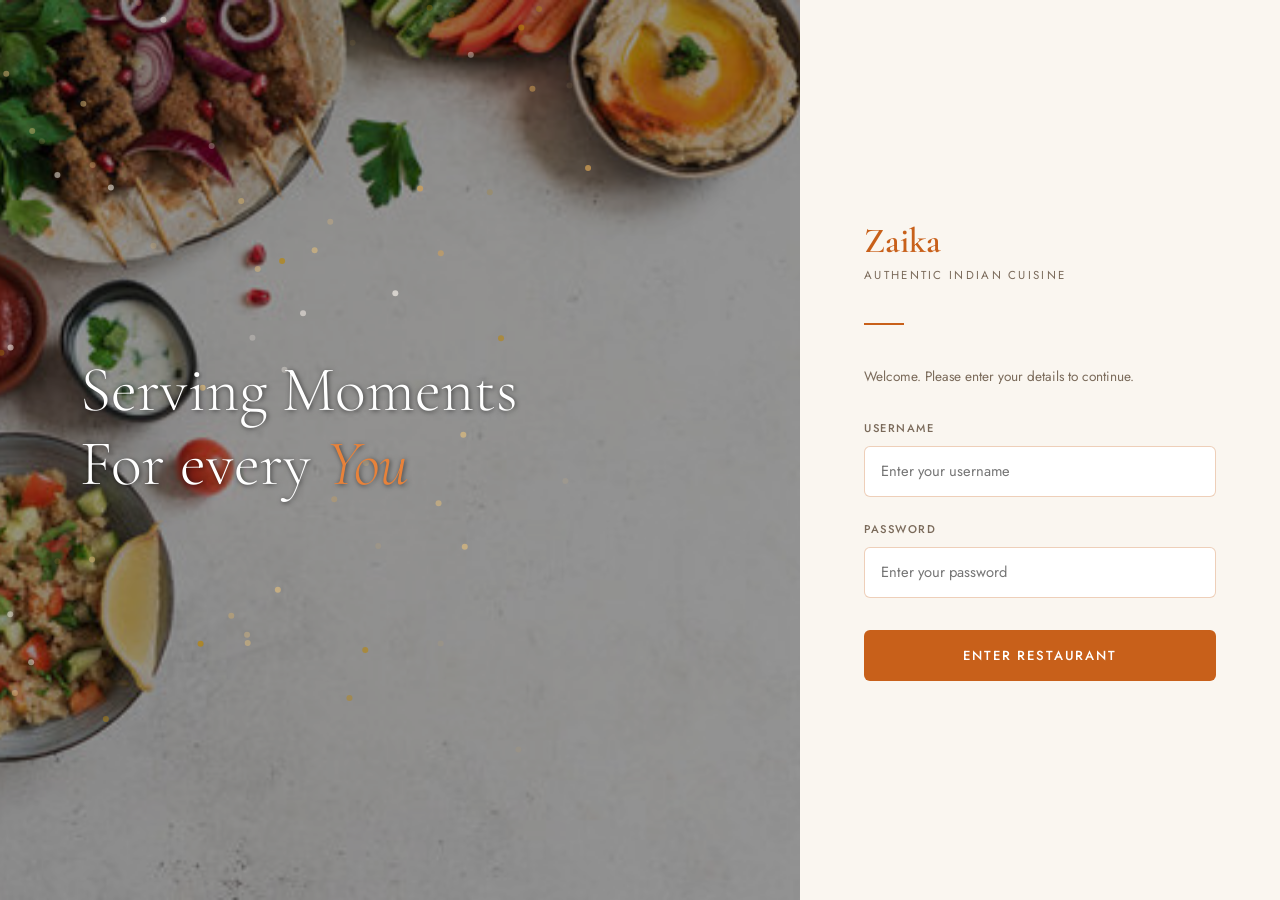
<file: index.html>
<!DOCTYPE html>
<html lang="en">
<head>
  <meta charset="UTF-8">
  <meta name="viewport" content="width=device-width, initial-scale=1.0">
  <title>Login</title>
  <link rel="stylesheet" href="style.css">
  <style>
    body { background: var(--charcoal); }

    .login-wrapper {
      display: flex;
      min-height: 100vh;
    }

    .login-left {
      flex: 1;
      background: url('images/bg2.jpg') center/cover no-repeat;
      display: flex;
      flex-direction: column;
      justify-content: center;
      align-items: flex-start;
      padding: 5rem;
      position: relative;
      overflow: hidden;
    }
    .login-left::before {
      content: '';
      position: absolute; inset: 0;
      background-color: rgba(0,0,0,0.4);
      z-index: 1;
    }
    #particle-canvas {
      position: absolute;
      inset: 0;
      width: 100%;
      height: 100%;
      z-index: 2;
      pointer-events: none;
    }


    .login-tagline {
      font-family: 'Cormorant Garamond', serif;
      font-size: clamp(2.5rem, 5vw, 4.5rem);
      font-weight: 300;
      color: #ffffff;
      line-height: 1.15;
      margin-bottom: 1.5rem;
      position: relative;
      z-index: 3;
      text-shadow: 1px 1px 5px rgba(0, 0, 0, 0.6);
    }
    .login-tagline em { color: var(--saffron-light); font-style: italic; }
    .login-ornament {
      z-index: 3;
      position: relative;
    }
    .login-ornament::before {
      content: '';
      width: 85px; height: 85px;
      border: 1px solid rgba(200,96,26,0.12);
      border-radius: 50%;
    }

    /* ── Right panel ── */
    .login-right {
      width: 480px;
      background: var(--cream);
      display: flex;
      flex-direction: column;
      justify-content: center;
      padding: 4rem;
    }
    .login-logo {
      font-family: 'Cormorant Garamond', serif;
      font-size: 2.2rem;
      font-weight: 600;
      color: var(--saffron);
      margin-bottom: 0.3rem;
    }
    .login-subtitle {
      font-size: 0.72rem;
      letter-spacing: 0.2em;
      text-transform: uppercase;
      color: var(--text-muted);
      margin-bottom: 2.5rem;
    }
    .login-divider {
      width: 40px; height: 2px;
      background: var(--saffron);
      margin-bottom: 2.5rem;
    }
    .login-welcome {
      font-size: 0.85rem;
      color: var(--text-muted);
      margin-bottom: 2rem;
      line-height: 1.7;
    }
    .login-footer-text {
      text-align: center;
      font-size: 0.78rem;
      color: var(--text-light);
      margin-top: 1.5rem;
    }
    .login-footer-text a {
      color: var(--saffron);
      text-decoration: none;
    }
    @media (max-width: 768px) {
      .login-left { display: none; }
      .login-right { width: 100%; padding: 2.5rem; }
    }
  </style>
</head>
<body>
  <div class="login-wrapper">

    <div class="login-left">
      <canvas id="particle-canvas"></canvas>
      <div class="login-tagline">
        Serving Moments<br>For every <em>You</em><br>
      </div>
      <div class="login-ornament"></div>
    </div>

    <div class="login-right">
      <div class="login-logo">Zaika</div>
      <p class="login-subtitle">Authentic Indian Cuisine</p>
      <div class="login-divider"></div>
      <p class="login-welcome">Welcome. Please enter your details to continue.</p>

      <form onsubmit="handleLogin(event)">
        <div class="form-group">
          <label for="username">Username</label>
          <input id="username" type="text" placeholder="Enter your username" required>
        </div>
        <div class="form-group">
          <label for="password">Password</label>
          <input id="password" type="password" placeholder="Enter your password" required>
        </div>
        <button type="submit" class="btn-primary">Enter Restaurant</button>
      </form>

    </div>

  </div>

  <script>
    function handleLogin(e) {
      e.preventDefault();
      window.location.href = 'menu.html';
    }
  </script>
  <script src="script.js"></script>
</body>
</html>
</file>
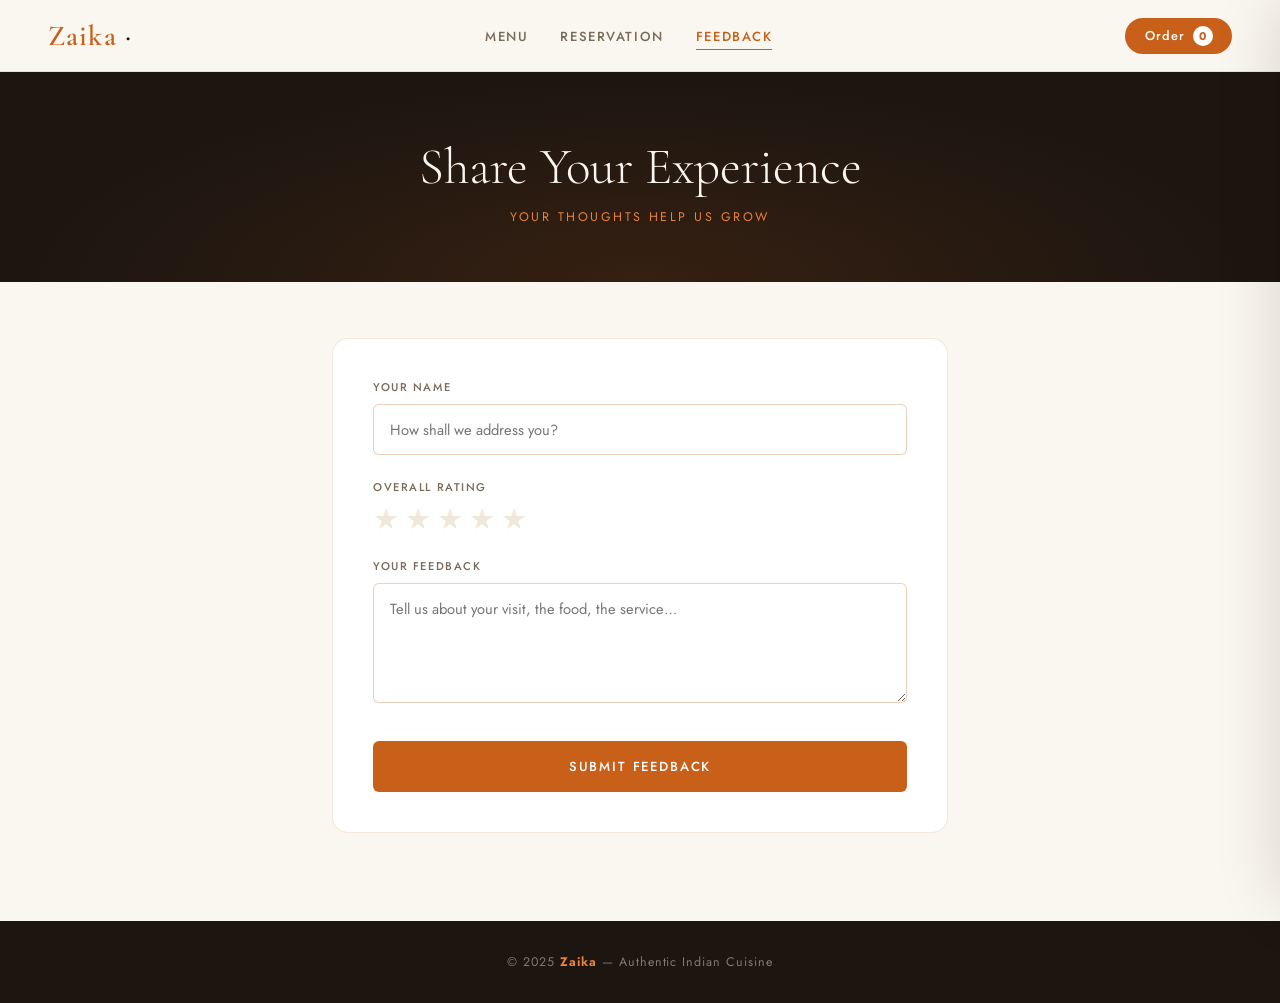
<file: feedback.html>
<!DOCTYPE html>
<html lang="en">
<head>
  <meta charset="UTF-8">
  <meta name="viewport" content="width=device-width, initial-scale=1.0">
  <title>Zaika — Feedback</title>
  <link rel="stylesheet" href="style.css">
  <style>
    body { padding-top: 72px; }

    .star-rating {
      display: flex;
      gap: 6px;
      margin-top: 0.4rem;
    }
    .star {
      font-size: 1.8rem;
      cursor: pointer;
      color: var(--cream-dark);
      transition: color 0.15s, transform 0.1s;
      user-select: none;
      line-height: 1;
    }
    .star:hover,
    .star.active {
      color: var(--gold-light);
      transform: scale(1.15);
    }
  </style>
</head>
<body>

  <div class="page-hero">
    <h1>Share Your Experience</h1>
    <p>Your thoughts help us grow</p>
  </div>

  <div class="form-page-body">
    <div class="form-card">
      <form onsubmit="handleFeedback(event)">
        <div class="form-group">
          <label for="fb-name">Your Name</label>
          <input id="fb-name" type="text" placeholder="How shall we address you?" required>
        </div>

        <div class="form-group">
          <label>Overall Rating</label>
          <div class="star-rating" id="stars">
            <span class="star" data-value="1">★</span>
            <span class="star" data-value="2">★</span>
            <span class="star" data-value="3">★</span>
            <span class="star" data-value="4">★</span>
            <span class="star" data-value="5">★</span>
          </div>
        </div>

        <div class="form-group">
          <label for="fb-text">Your Feedback</label>
          <textarea id="fb-text" placeholder="Tell us about your visit, the food, the service…" required></textarea>
        </div>

        <button type="submit" class="btn-primary">Submit Feedback</button>
      </form>
    </div>
  </div>

  <footer>© 2025 <strong>Zaika</strong> — Authentic Indian Cuisine</footer>

  <script src="nav.js"></script>
  <script src="script.js"></script>
  <script src="feedback.js"></script>
</body>
</html>
</file>
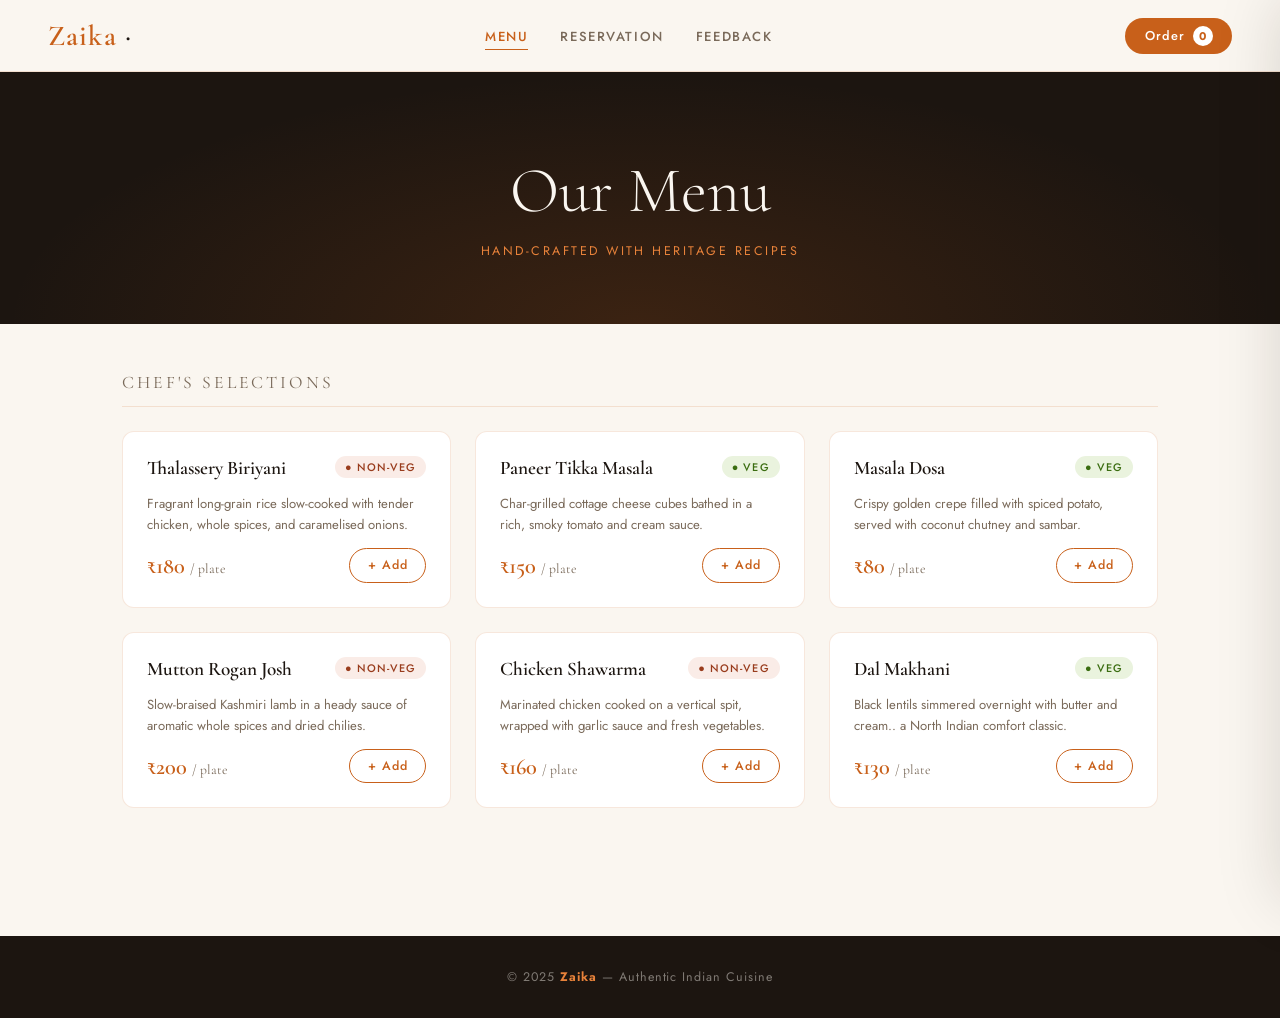
<file: menu.html>
<!DOCTYPE html>
<html lang="en">
<head>
  <meta charset="UTF-8">
  <meta name="viewport" content="width=device-width, initial-scale=1.0">
  <title>Zaika — Menu</title>
  <link rel="stylesheet" href="style.css">
  <style>
    body { padding-top: 72px; }

    .menu-hero {
      background: var(--charcoal);
      padding: 5rem 3rem 4rem;
      text-align: center;
      position: relative;
      overflow: hidden;
    }
    .menu-hero::before {
      content: '';
      position: absolute; inset: 0;
      background: radial-gradient(ellipse at 50% 100%, rgba(200,96,26,0.18) 0%, transparent 70%);
    }
    .menu-hero h1 {
      font-family: 'Cormorant Garamond', serif;
      font-size: clamp(2.5rem, 5vw, 4rem);
      font-weight: 300;
      color: var(--cream);
      position: relative;
      margin-bottom: 0.8rem;
    }
    .menu-hero p {
      font-size: 0.78rem;
      letter-spacing: 0.2em;
      text-transform: uppercase;
      color: var(--saffron-light);
      position: relative;
    }

    .menu-body {
      max-width: 1100px;
      margin: 0 auto;
      padding: 3rem 2rem;
    }
    .menu-section-title {
      font-family: 'Cormorant Garamond', serif;
      font-size: 1.1rem;
      font-weight: 400;
      color: var(--text-muted);
      letter-spacing: 0.18em;
      text-transform: uppercase;
      margin-bottom: 1.5rem;
      padding-bottom: 0.8rem;
      border-bottom: 1px solid var(--border);
    }
    .menu-grid {
      display: grid;
      grid-template-columns: repeat(auto-fill, minmax(300px, 1fr));
      gap: 1.5rem;
      margin-bottom: 3rem;
    }
    .menu-card {
      background: var(--white);
      border: 1px solid var(--border);
      border-radius: 12px;
      padding: 1.5rem;
      display: flex;
      flex-direction: column;
      gap: 0.8rem;
      transition: border-color 0.2s, box-shadow 0.2s, transform 0.2s;
    }
    .menu-card:hover {
      border-color: var(--saffron);
      box-shadow: var(--shadow-sm);
      transform: translateY(-3px);
    }
    .menu-card-top {
      display: flex;
      justify-content: space-between;
      align-items: flex-start;
    }
    .menu-card h3 {
      font-family: 'Cormorant Garamond', serif;
      font-size: 1.2rem;
      font-weight: 600;
      color: var(--charcoal);
      line-height: 1.3;
      flex: 1;
      margin-right: 1rem;
    }
    .menu-card-tag {
      font-size: 0.68rem;
      font-weight: 500;
      letter-spacing: 0.1em;
      text-transform: uppercase;
      padding: 3px 10px;
      border-radius: 20px;
      white-space: nowrap;
    }
    .tag-veg  { background: #EAF3DE; color: #3B6D11; }
    .tag-non  { background: #FAECE7; color: #993C1D; }
    .menu-card-desc {
      font-size: 0.82rem;
      color: var(--text-muted);
      line-height: 1.6;
      flex: 1;
    }
    .menu-card-footer {
      display: flex;
      justify-content: space-between;
      align-items: center;
      margin-top: auto;
    }
    .menu-price {
      font-family: 'Cormorant Garamond', serif;
      font-size: 1.4rem;
      font-weight: 600;
      color: var(--saffron);
    }
    .menu-price span { font-size: 0.85rem; font-weight: 400; color: var(--text-muted); }
    .add-btn {
      background: transparent;
      border: 1.5px solid var(--saffron);
      color: var(--saffron);
      padding: 0.45rem 1.1rem;
      border-radius: 30px;
      font-family: 'Jost', sans-serif;
      font-size: 0.78rem;
      font-weight: 500;
      letter-spacing: 0.08em;
      cursor: pointer;
      transition: all 0.2s;
    }
    .add-btn:hover       { background: var(--saffron); color: white; }
    .add-btn.added       { background: var(--saffron); color: white; }

    @media (max-width: 768px) {
      .menu-body { padding: 2rem 1rem; }
      .menu-hero  { padding: 3rem 1.5rem 2.5rem; }
      .menu-grid  { grid-template-columns: 1fr; }
    }
  </style>
</head>
<body>

  <div class="menu-hero">
    <h1>Our Menu</h1>
    <p>Hand-crafted with heritage recipes</p>
  </div>

  <div class="menu-body">
    <div class="menu-section-title">Chef's Selections</div>
    <div class="menu-grid" id="menu-grid"></div>
  </div>

  <footer>© 2025 <strong>Zaika</strong> — Authentic Indian Cuisine</footer>

  <script src="nav.js"></script>
  <script src="script.js"></script>
  <script src="menu.js"></script>
</body>
</html>
</file>
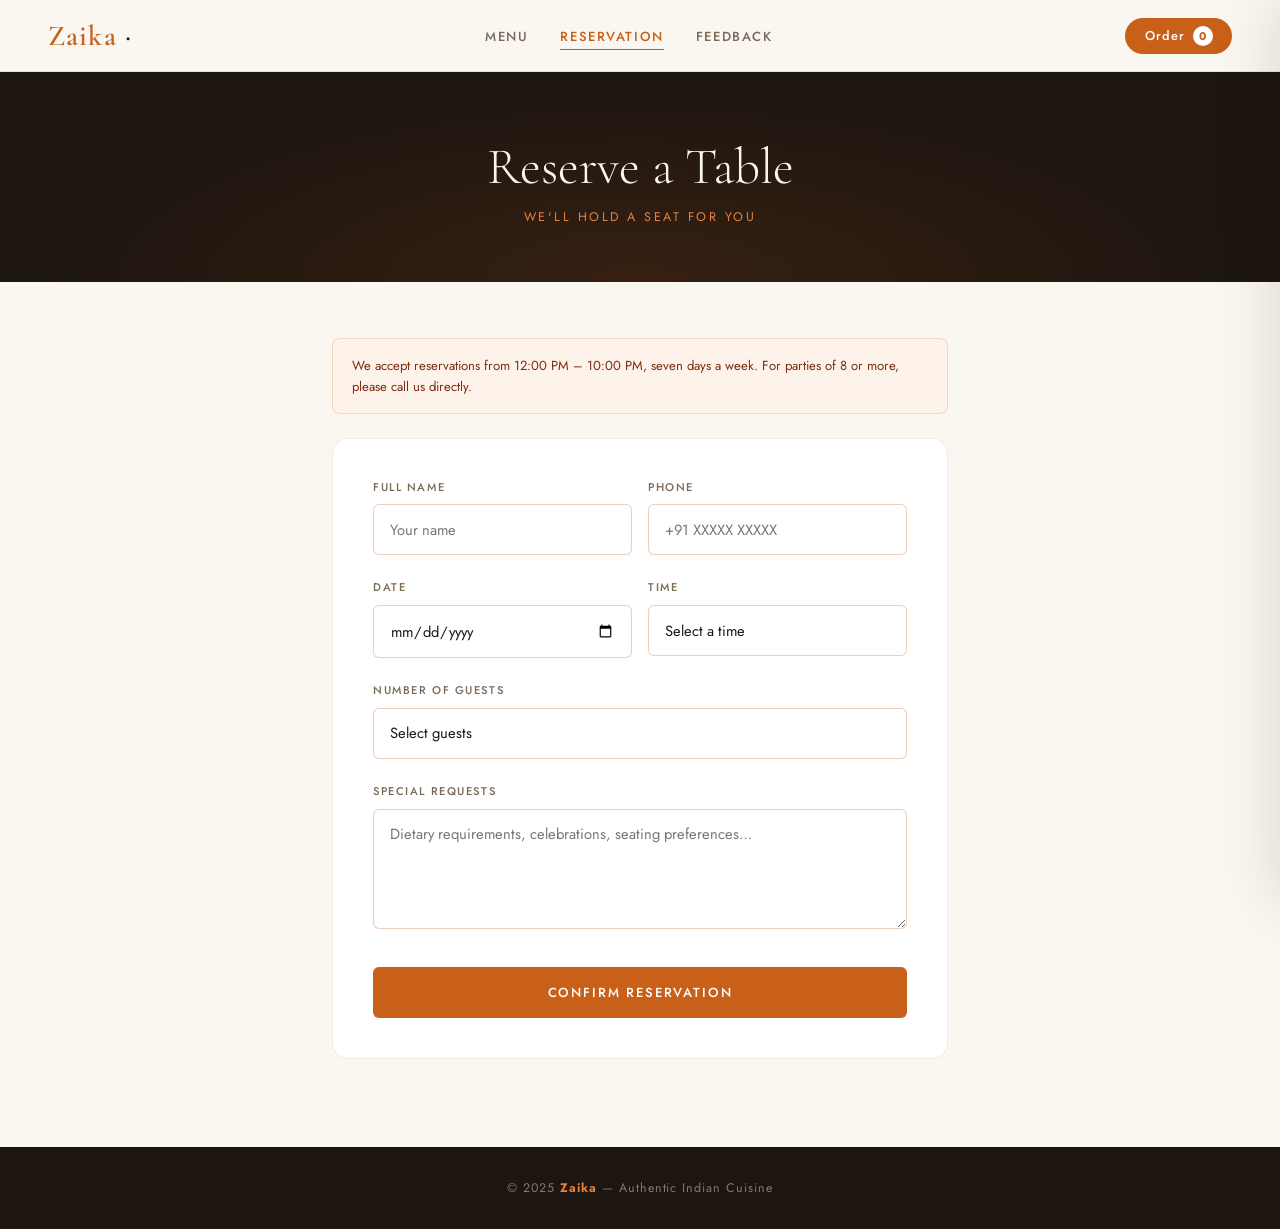
<file: reservation.html>
<!DOCTYPE html>
<html lang="en">
<head>
  <meta charset="UTF-8">
  <meta name="viewport" content="width=device-width, initial-scale=1.0">
  <title>Zaika — Reservation</title>
  <link rel="stylesheet" href="style.css">
  <style>
    body { padding-top: 72px; }
  </style>
</head>
<body>

  <div class="page-hero">
    <h1>Reserve a Table</h1>
    <p>We'll hold a seat for you</p>
  </div>

  <div class="form-page-body">
    <div class="form-info">
      We accept reservations from 12:00 PM – 10:00 PM, seven days a week.
      For parties of 8 or more, please call us directly.
    </div>

    <div class="form-card">
      <form onsubmit="handleReservation(event)">
        <div class="form-row">
          <div class="form-group">
            <label for="res-name">Full Name</label>
            <input id="res-name" type="text" placeholder="Your name" required>
          </div>
          <div class="form-group">
            <label for="res-phone">Phone</label>
            <input id="res-phone" type="tel" placeholder="+91 XXXXX XXXXX" required>
          </div>
        </div>

        <div class="form-row">
          <div class="form-group">
            <label for="res-date">Date</label>
            <input id="res-date" type="date" required>
          </div>
          <div class="form-group">
            <label for="res-time">Time</label>
            <select id="res-time" required>
              <option value="">Select a time</option>
              <option>12:00 PM</option>
              <option>1:00 PM</option>
              <option>2:00 PM</option>
              <option>7:00 PM</option>
              <option>7:30 PM</option>
              <option>8:00 PM</option>
              <option>8:30 PM</option>
              <option>9:00 PM</option>
              <option>9:30 PM</option>
            </select>
          </div>
        </div>

        <div class="form-group">
          <label for="res-guests">Number of Guests</label>
          <select id="res-guests" required>
            <option value="">Select guests</option>
            <option>1 Guest</option>
            <option>2 Guests</option>
            <option>3 Guests</option>
            <option>4 Guests</option>
            <option>5 Guests</option>
            <option>6 Guests</option>
            <option>7 Guests</option>
          </select>
        </div>

        <div class="form-group">
          <label for="res-notes">Special Requests</label>
          <textarea id="res-notes" placeholder="Dietary requirements, celebrations, seating preferences…"></textarea>
        </div>

        <button type="submit" class="btn-primary">Confirm Reservation</button>
      </form>
    </div>
  </div>

  <footer>© 2025 <strong>Zaika</strong> — Authentic Indian Cuisine</footer>

  <script src="nav.js"></script>
  <script src="script.js"></script>
  <script src="reservation.js"></script>
</body>
</html>
</file>
<file: style.css>
@import url('https://fonts.googleapis.com/css2?family=Cormorant+Garamond:ital,wght@0,300;0,400;0,600;1,300;1,400&family=Jost:wght@300;400;500&display=swap');

*, *::before, *::after { box-sizing: border-box; margin: 0; padding: 0; }

:root {
  --saffron: #C8601A;
  --saffron-light: #E8823A;
  --saffron-pale: #FDF3EB;
  --spice: #7C2D12;
  --gold-light: #D4A017;
  --cream: #FAF6F0;
  --cream-dark: #F0E8DC;
  --charcoal: #1C1510;
  --charcoal-mid: #3A2E26;
  --text-muted: #7A6A5A;
  --text-light: #A8998A;
  --white: #FFFFFF;
  --border: rgba(200,96,26,0.15);
  --border-strong: rgba(200,96,26,0.3);
  --shadow: 0 20px 60px rgba(28,21,16,0.12);
  --shadow-sm: 0 4px 20px rgba(28,21,16,0.08);
}

html { scroll-behavior: smooth; }

body {
  font-family: 'Jost', sans-serif;
  background: var(--cream);
  color: var(--charcoal);
  min-height: 100vh;
  overflow-x: hidden;
}

/* ─── NAVIGATION ─── */
nav {
  position: fixed; top: 0; left: 0; right: 0; z-index: 100;
  display: flex; align-items: center; justify-content: space-between;
  padding: 0 3rem;
  height: 72px;
  background: rgba(250,246,240,0.92);
  backdrop-filter: blur(12px);
  border-bottom: 1px solid var(--border);
}
.nav-brand {
  font-family: 'Cormorant Garamond', serif;
  font-size: 1.8rem;
  font-weight: 600;
  color: var(--saffron);
  letter-spacing: 0.04em;
  text-decoration: none;
}
.nav-brand span { color: var(--charcoal); font-style: italic; }
.nav-links { display: flex; gap: 2rem; list-style: none; }
.nav-links a {
  font-size: 0.82rem;
  font-weight: 500;
  letter-spacing: 0.12em;
  text-transform: uppercase;
  color: var(--text-muted);
  text-decoration: none;
  padding-bottom: 3px;
  border-bottom: 1.5px solid transparent;
  transition: color 0.2s, border-color 0.2s;
}
.nav-links a:hover,
.nav-links a.active { color: var(--saffron); border-color: var(--saffron); }
.nav-cart-btn {
  background: var(--saffron);
  color: white;
  border: none;
  padding: 0.5rem 1.2rem;
  border-radius: 40px;
  font-family: 'Jost', sans-serif;
  font-size: 0.8rem;
  font-weight: 500;
  letter-spacing: 0.08em;
  cursor: pointer;
  transition: background 0.2s, transform 0.15s;
  display: flex; align-items: center; gap: 8px;
}
.nav-cart-btn:hover { background: var(--saffron-light); transform: translateY(-1px); }
.cart-badge {
  background: white;
  color: var(--saffron);
  width: 20px; height: 20px;
  border-radius: 50%;
  font-size: 0.7rem;
  font-weight: 700;
  display: flex; align-items: center; justify-content: center;
}

/* ─── PAGE HERO ─── */
.page-hero {
  background: var(--charcoal);
  padding: 4rem 3rem 3.5rem;
  text-align: center;
  position: relative;
  overflow: hidden;
}
.page-hero::before {
  content: '';
  position: absolute; inset: 0;
  background: radial-gradient(ellipse at 50% 100%, rgba(200,96,26,0.15) 0%, transparent 70%);
}
.page-hero h1 {
  font-family: 'Cormorant Garamond', serif;
  font-size: clamp(2rem, 4vw, 3.2rem);
  font-weight: 300;
  color: var(--cream);
  position: relative;
  margin-bottom: 0.6rem;
}
.page-hero p {
  font-size: 0.78rem;
  letter-spacing: 0.2em;
  text-transform: uppercase;
  color: var(--saffron-light);
  position: relative;
}

/* ─── FORMS ─── */
.form-page-body {
  max-width: 680px;
  margin: 0 auto;
  padding: 3.5rem 2rem;
}
.form-card {
  background: var(--white);
  border: 1px solid var(--border);
  border-radius: 16px;
  padding: 2.5rem;
}
.form-group { margin-bottom: 1.5rem; }
.form-group label {
  display: block;
  font-size: 0.7rem;
  font-weight: 500;
  letter-spacing: 0.14em;
  text-transform: uppercase;
  color: var(--text-muted);
  margin-bottom: 0.6rem;
}
.form-group input,
.form-group select,
.form-group textarea {
  width: 100%;
  padding: 0.85rem 1rem;
  background: var(--white);
  border: 1px solid var(--border-strong);
  border-radius: 6px;
  font-family: 'Jost', sans-serif;
  font-size: 0.92rem;
  color: var(--charcoal);
  transition: border-color 0.2s, box-shadow 0.2s;
  outline: none;
  appearance: none;
}
.form-group input:focus,
.form-group select:focus,
.form-group textarea:focus {
  border-color: var(--saffron);
  box-shadow: 0 0 0 3px rgba(200,96,26,0.1);
}
.form-group textarea { resize: vertical; min-height: 120px; }
.form-row { display: grid; grid-template-columns: 1fr 1fr; gap: 1rem; }
.form-info {
  background: var(--saffron-pale);
  border: 1px solid rgba(200,96,26,0.2);
  border-radius: 8px;
  padding: 1rem 1.2rem;
  margin-bottom: 1.5rem;
  font-size: 0.82rem;
  color: var(--spice);
  line-height: 1.6;
}
.btn-primary {
  width: 100%;
  padding: 1rem;
  background: var(--saffron);
  color: white;
  border: none;
  border-radius: 6px;
  font-family: 'Jost', sans-serif;
  font-size: 0.82rem;
  font-weight: 500;
  letter-spacing: 0.14em;
  text-transform: uppercase;
  cursor: pointer;
  transition: background 0.2s, transform 0.15s, box-shadow 0.2s;
  margin-top: 0.5rem;
}
.btn-primary:hover {
  background: var(--saffron-light);
  transform: translateY(-2px);
  box-shadow: 0 8px 24px rgba(200,96,26,0.3);
}
.btn-primary:active { transform: translateY(0); }

/* ─── CART PANEL ─── */
.cart-overlay {
  position: fixed; inset: 0; z-index: 200;
  background: rgba(28,21,16,0.5);
  display: none;
  backdrop-filter: blur(4px);
}
.cart-overlay.open { display: block; }
.cart-panel {
  position: fixed; top: 0; right: -460px; bottom: 0;
  width: 440px; z-index: 201;
  background: var(--cream);
  box-shadow: -20px 0 60px rgba(28,21,16,0.15);
  display: flex; flex-direction: column;
  transition: right 0.35s cubic-bezier(0.4,0,0.2,1);
  padding: 2rem;
}
.cart-panel.open { right: 0; }
.cart-header {
  display: flex; justify-content: space-between; align-items: center;
  margin-bottom: 2rem;
  padding-bottom: 1rem;
  border-bottom: 1px solid var(--border);
}
.cart-header h2 {
  font-family: 'Cormorant Garamond', serif;
  font-size: 1.6rem;
  font-weight: 400;
}
.cart-close {
  background: none; border: none; cursor: pointer;
  font-size: 1.4rem; color: var(--text-muted);
  line-height: 1; padding: 4px;
}
.cart-items { flex: 1; overflow-y: auto; }
.cart-item {
  display: flex; justify-content: space-between; align-items: center;
  padding: 0.9rem 0;
  border-bottom: 1px solid var(--border);
}
.cart-item-name { font-size: 0.9rem; }
.cart-item-price {
  font-family: 'Cormorant Garamond', serif;
  font-size: 1.1rem;
  color: var(--saffron);
}
.cart-item-remove {
  background: none; border: none; cursor: pointer;
  color: var(--text-light); font-size: 1rem; margin-left: 0.8rem;
  transition: color 0.15s;
}
.cart-item-remove:hover { color: var(--saffron); }
.cart-footer { padding-top: 1.5rem; border-top: 1px solid var(--border); }
.cart-total {
  display: flex; justify-content: space-between;
  font-family: 'Cormorant Garamond', serif;
  font-size: 1.4rem;
  margin-bottom: 1.2rem;
}
.cart-empty {
  text-align: center;
  padding: 3rem 0;
  color: var(--text-muted);
  font-size: 0.9rem;
  line-height: 1.8;
}
.cart-empty-icon { font-size: 2rem; margin-bottom: 1rem; opacity: 0.3; }

/* ─── TOAST ─── */
.success-toast {
  display: none;
  position: fixed; bottom: 2rem; right: 2rem; z-index: 300;
  background: var(--charcoal);
  color: var(--cream);
  padding: 1rem 1.5rem;
  border-radius: 10px;
  border-left: 4px solid var(--saffron);
  font-size: 0.88rem;
  box-shadow: var(--shadow);
  animation: slideUp 0.4s ease;
}
@keyframes slideUp {
  from { opacity: 0; transform: translateY(20px); }
  to   { opacity: 1; transform: translateY(0); }
}

/* ─── FOOTER ─── */
footer {
  background: var(--charcoal);
  color: rgba(250,246,240,0.45);
  text-align: center;
  padding: 2rem;
  font-size: 0.78rem;
  letter-spacing: 0.08em;
  margin-top: 2rem;
}
footer strong { color: var(--saffron-light); }

/* ─── RESPONSIVE ─── */
@media (max-width: 768px) {
  nav { padding: 0 1.2rem; }
  .nav-links { display: none; }
  .form-page-body { padding: 2rem 1rem; }
  .page-hero { padding: 3rem 1.5rem 2.5rem; }
  .cart-panel { width: 100%; right: -100%; }
  .form-row { grid-template-columns: 1fr; }
}
</file>
